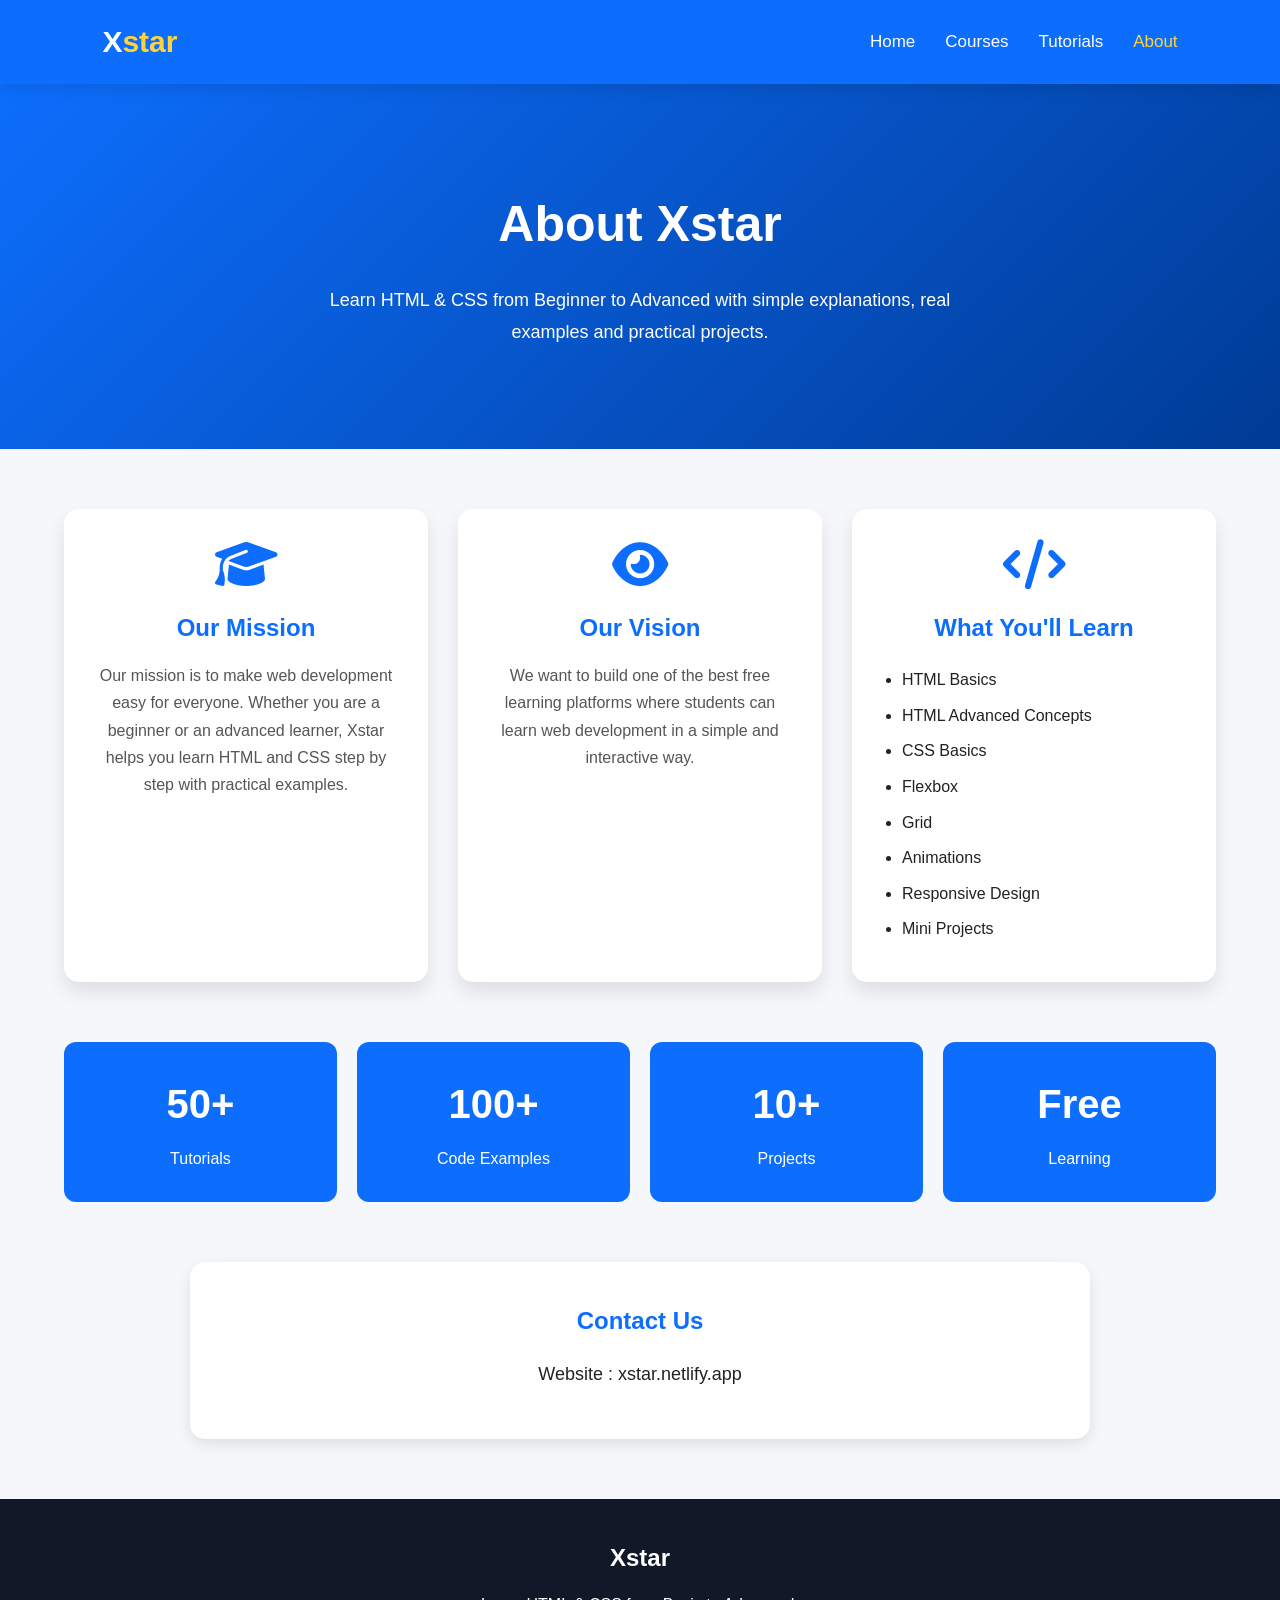
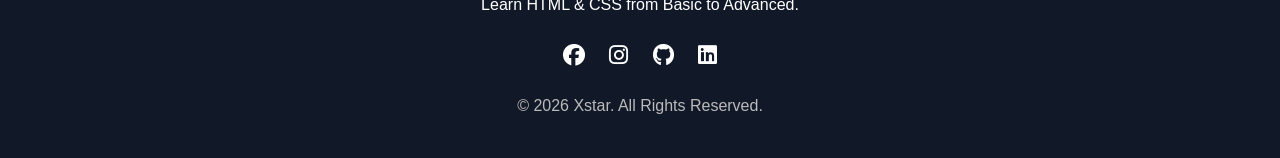
<file: estrogen-website/about.html>
<!DOCTYPE html>
<html lang="en">
<head>
<meta charset="UTF-8">
<meta name="viewport" content="width=device-width, initial-scale=1.0">

<title>About | Xstar</title>

<link rel="stylesheet" href="about.css">
<link rel="stylesheet" href="style.css">


<link rel="stylesheet"
href="https://cdnjs.cloudflare.com/ajax/libs/font-awesome/6.6.0/css/all.min.css">

</head>
<body>

<header>

<div class="logo">X<span>star</span></div>

<nav>

<ul id="menu">

<li><a href="index.html">Home</a></li>

<li><a href="courses.html">Courses</a></li>

<li><a href="tutorial.html">Tutorials</a></li>

<li><a href="about.html" class="active">About</a></li>

</ul>

</nav>

<div class="menu-btn" id="menuBtn">
<i class="fa-solid fa-bars"></i>
</div>

</header>

<section class="about-hero">

<h1>About Xstar</h1>

<p>
Learn HTML & CSS from Beginner to Advanced with simple explanations,
real examples and practical projects.
</p>

</section>

<section class="about-section">

<div class="about-card">

<i class="fa-solid fa-graduation-cap"></i>

<h2>Our Mission</h2>

<p>
Our mission is to make web development easy for everyone. Whether you
are a beginner or an advanced learner, Xstar helps you learn HTML and
CSS step by step with practical examples.
</p>

</div>

<div class="about-card">

<i class="fa-solid fa-eye"></i>

<h2>Our Vision</h2>

<p>
We want to build one of the best free learning platforms where students
can learn web development in a simple and interactive way.
</p>

</div>

<div class="about-card">

<i class="fa-solid fa-code"></i>

<h2>What You'll Learn</h2>

<ul>

<li>HTML Basics</li>

<li>HTML Advanced Concepts</li>

<li>CSS Basics</li>

<li>Flexbox</li>

<li>Grid</li>

<li>Animations</li>

<li>Responsive Design</li>

<li>Mini Projects</li>

</ul>

</div>

</section>

<section class="stats">

<div class="stat-box">

<h2>50+</h2>

<p>Tutorials</p>

</div>

<div class="stat-box">

<h2>100+</h2>

<p>Code Examples</p>

</div>

<div class="stat-box">

<h2>10+</h2>

<p>Projects</p>

</div>

<div class="stat-box">

<h2>Free</h2>

<p>Learning</p>

</div>

</section>

<section class="contact">

<h2>Contact Us</h2>

<p>Website : xstar.netlify.app</p>

</section>

<footer>

<h2>Xstar</h2>

<p>
Learn HTML & CSS from Basic to Advanced.
</p>

<div class="social">

<a href="#"><i class="fab fa-facebook"></i></a>

<a href="#"><i class="fab fa-instagram"></i></a>

<a href="#"><i class="fab fa-github"></i></a>

<a href="#"><i class="fab fa-linkedin"></i></a>

</div>

<p class="copy">
© 2026 Xstar. All Rights Reserved.
</p>

</footer>

<script>
    // Highlight active page
document.addEventListener("DOMContentLoaded", () => {
    console.log("Welcome to Xstar About Page!");
});

// Simple scroll animation
const cards = document.querySelectorAll(".about-card");

const observer = new IntersectionObserver((entries) => {
    entries.forEach((entry) => {
        if (entry.isIntersecting) {
            entry.target.style.opacity = "1";
            entry.target.style.transform = "translateY(0)";
        }
    });
});

cards.forEach((card) => {
    card.style.opacity = "0";
    card.style.transform = "translateY(40px)";
    card.style.transition = "0.6s ease";
    observer.observe(card);
});
</script>

</body>
</html>
</file>
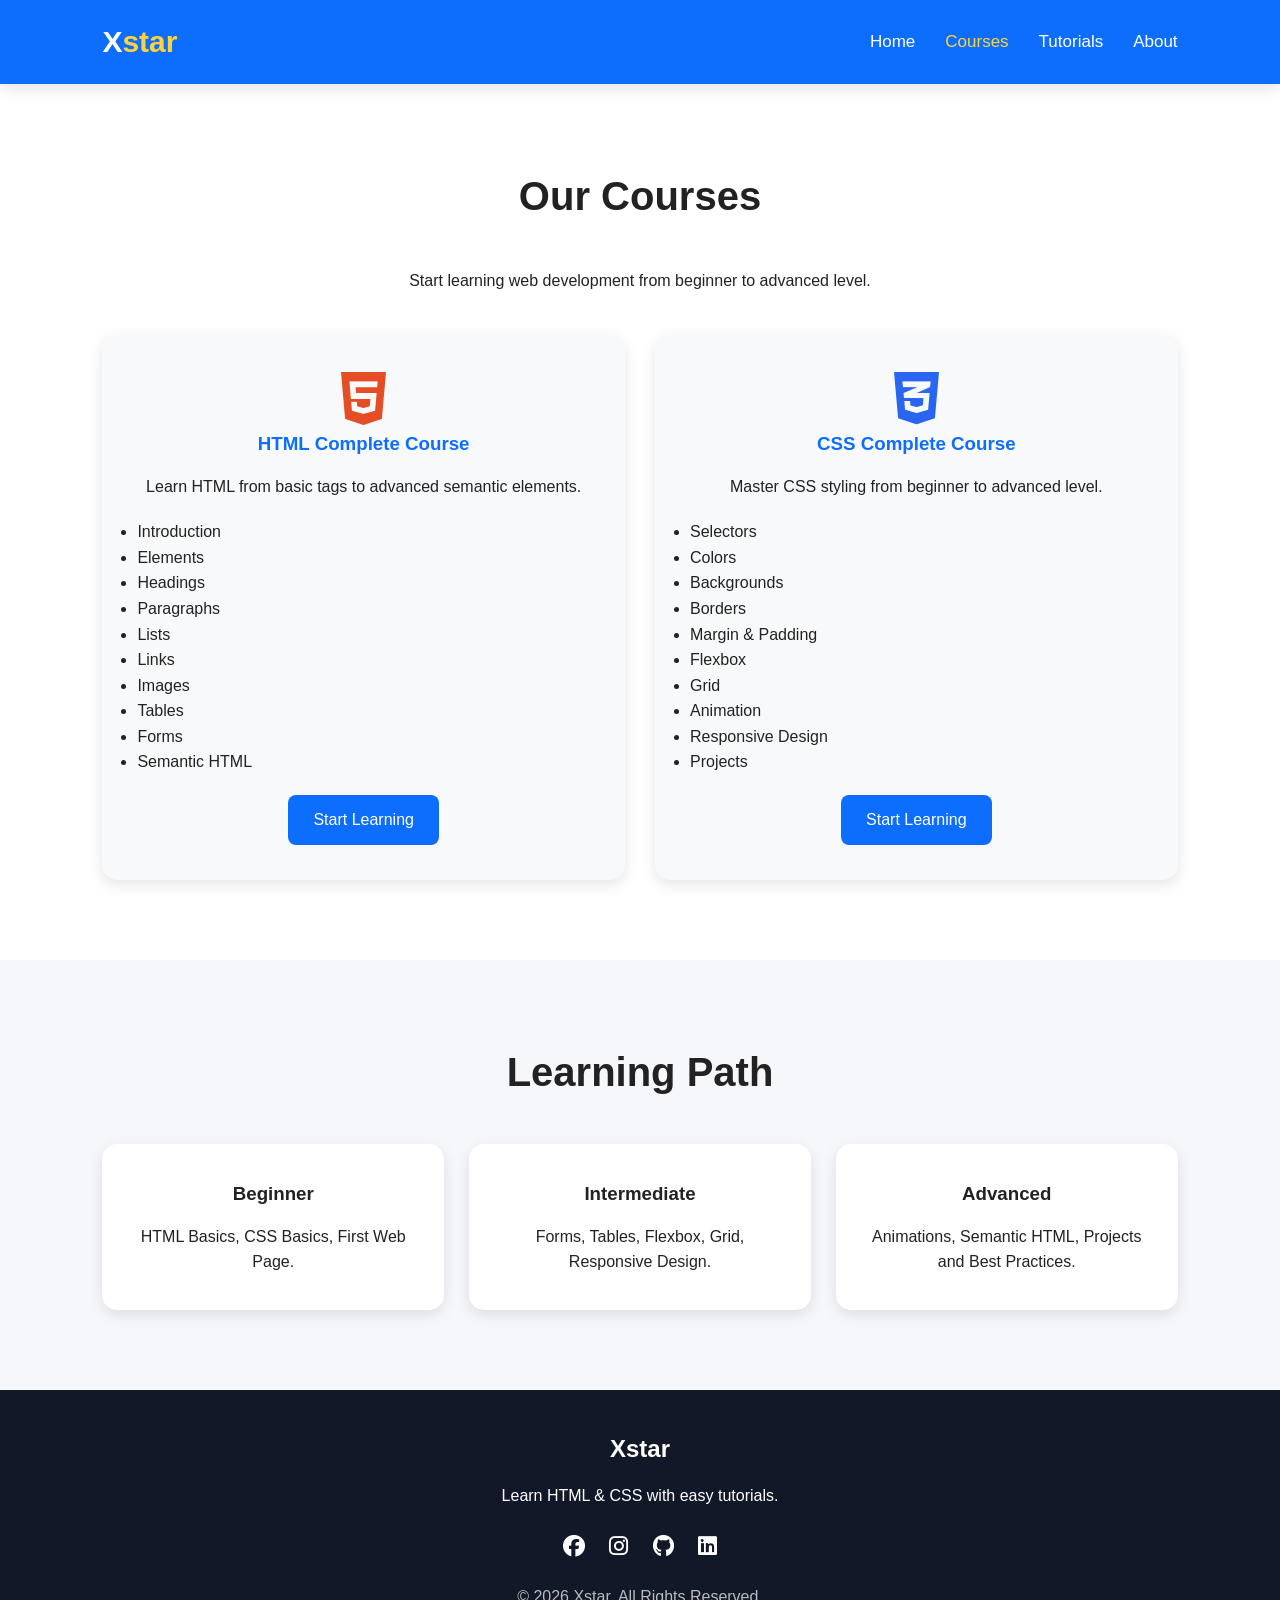
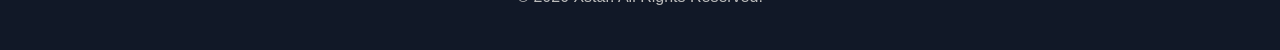
<file: estrogen-website/courses.html>
<!DOCTYPE html>
<html lang="en">
<head>
    <meta charset="UTF-8">
    <meta name="viewport" content="width=device-width, initial-scale=1.0">
    <title>Xstar | Courses</title>

    <link rel="stylesheet" href="style.css">

    <link rel="stylesheet"
    href="https://cdnjs.cloudflare.com/ajax/libs/font-awesome/6.6.0/css/all.min.css">

</head>
<body>

<header>

    <div class="logo">X<span>star</span></div>

    <nav>

        <ul id="menu">
            <li><a href="index.html">Home</a></li>
            <li><a href="courses.html" class="active">Courses</a></li>
            <li><a href="tutorial.html">Tutorials</a></li>
            <li><a href="about.html">About</a></li>
        </ul>

    </nav>

    <div class="menu-btn" id="menuBtn">
        <i class="fa-solid fa-bars"></i>
    </div>

</header>

<section class="courses">

    <h2>Our Courses</h2>

    <p style="margin-bottom:40px;">
        Start learning web development from beginner to advanced level.
    </p>

    <div class="course-container">

        <div class="course-card">

            <i class="fa-brands fa-html5" style="font-size:60px;color:#e44d26;"></i>

            <h3>HTML Complete Course</h3>

            <p>
                Learn HTML from basic tags to advanced semantic elements.
            </p>

            <ul style="text-align:left;margin-top:20px;">
                <li>Introduction</li>
                <li>Elements</li>
                <li>Headings</li>
                <li>Paragraphs</li>
                <li>Lists</li>
                <li>Links</li>
                <li>Images</li>
                <li>Tables</li>
                <li>Forms</li>
                <li>Semantic HTML</li>
            </ul>

            <a href="tutorials.html" class="course-btn">
                Start Learning
            </a>

        </div>

        <div class="course-card">

            <i class="fa-brands fa-css3-alt" style="font-size:60px;color:#2965f1;"></i>

            <h3>CSS Complete Course</h3>

            <p>
                Master CSS styling from beginner to advanced level.
            </p>

            <ul style="text-align:left;margin-top:20px;">
                <li>Selectors</li>
                <li>Colors</li>
                <li>Backgrounds</li>
                <li>Borders</li>
                <li>Margin & Padding</li>
                <li>Flexbox</li>
                <li>Grid</li>
                <li>Animation</li>
                <li>Responsive Design</li>
                <li>Projects</li>
            </ul>

            <a href="tutorials.html" class="course-btn">
                Start Learning
            </a>

        </div>

    </div>

</section>

<section class="features">

<h2>Learning Path</h2>

<div class="feature-container">

<div class="card">

<h3>Beginner</h3>

<p>
HTML Basics, CSS Basics, First Web Page.
</p>

</div>

<div class="card">

<h3>Intermediate</h3>

<p>
Forms, Tables, Flexbox, Grid, Responsive Design.
</p>

</div>

<div class="card">

<h3>Advanced</h3>

<p>
Animations, Semantic HTML, Projects and Best Practices.
</p>

</div>

</div>

</section>

<footer>

<h2>Xstar</h2>

<p>
Learn HTML & CSS with easy tutorials.
</p>

<div class="social">

<a href="#"><i class="fab fa-facebook"></i></a>

<a href="#"><i class="fab fa-instagram"></i></a>

<a href="#"><i class="fab fa-github"></i></a>

<a href="#"><i class="fab fa-linkedin"></i></a>

</div>

<p class="copy">
© 2026 Xstar. All Rights Reserved.
</p>

</footer>

<script src="script.js"></script>

</body>
</html>
</file>
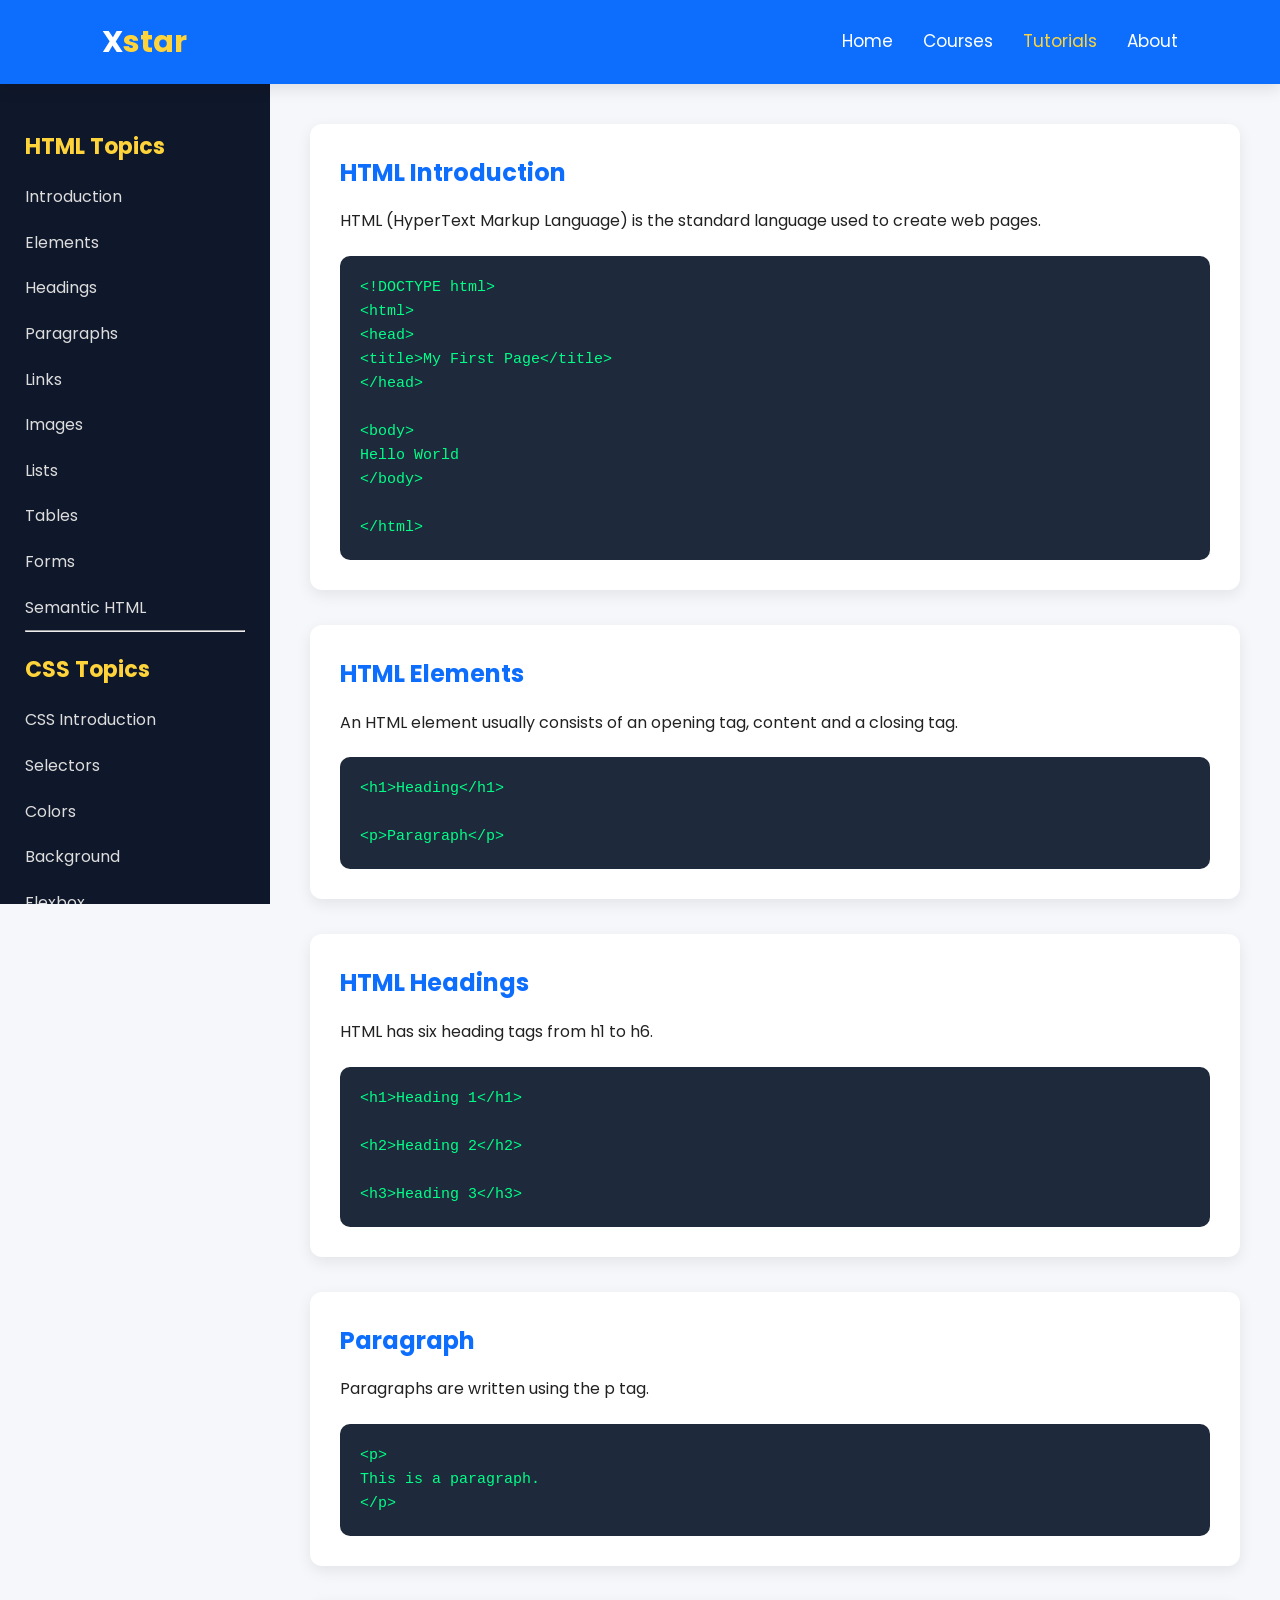
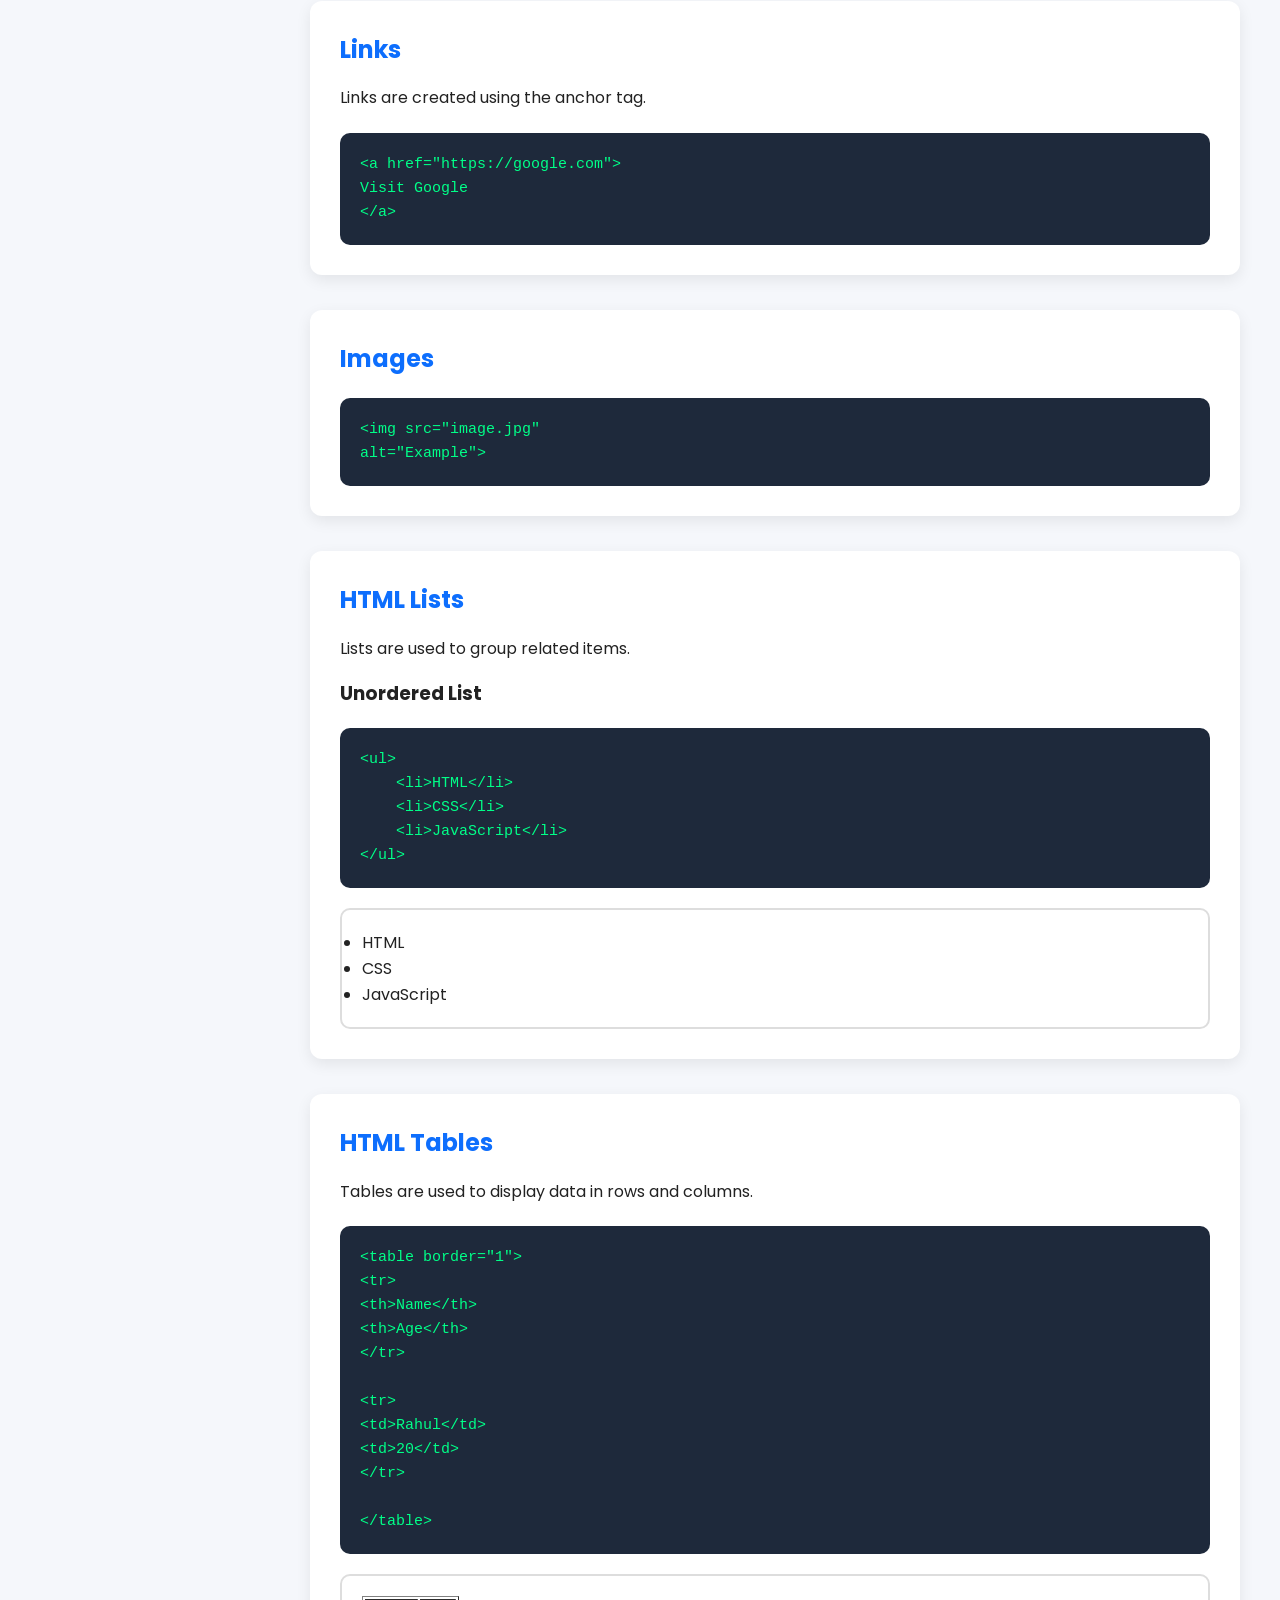
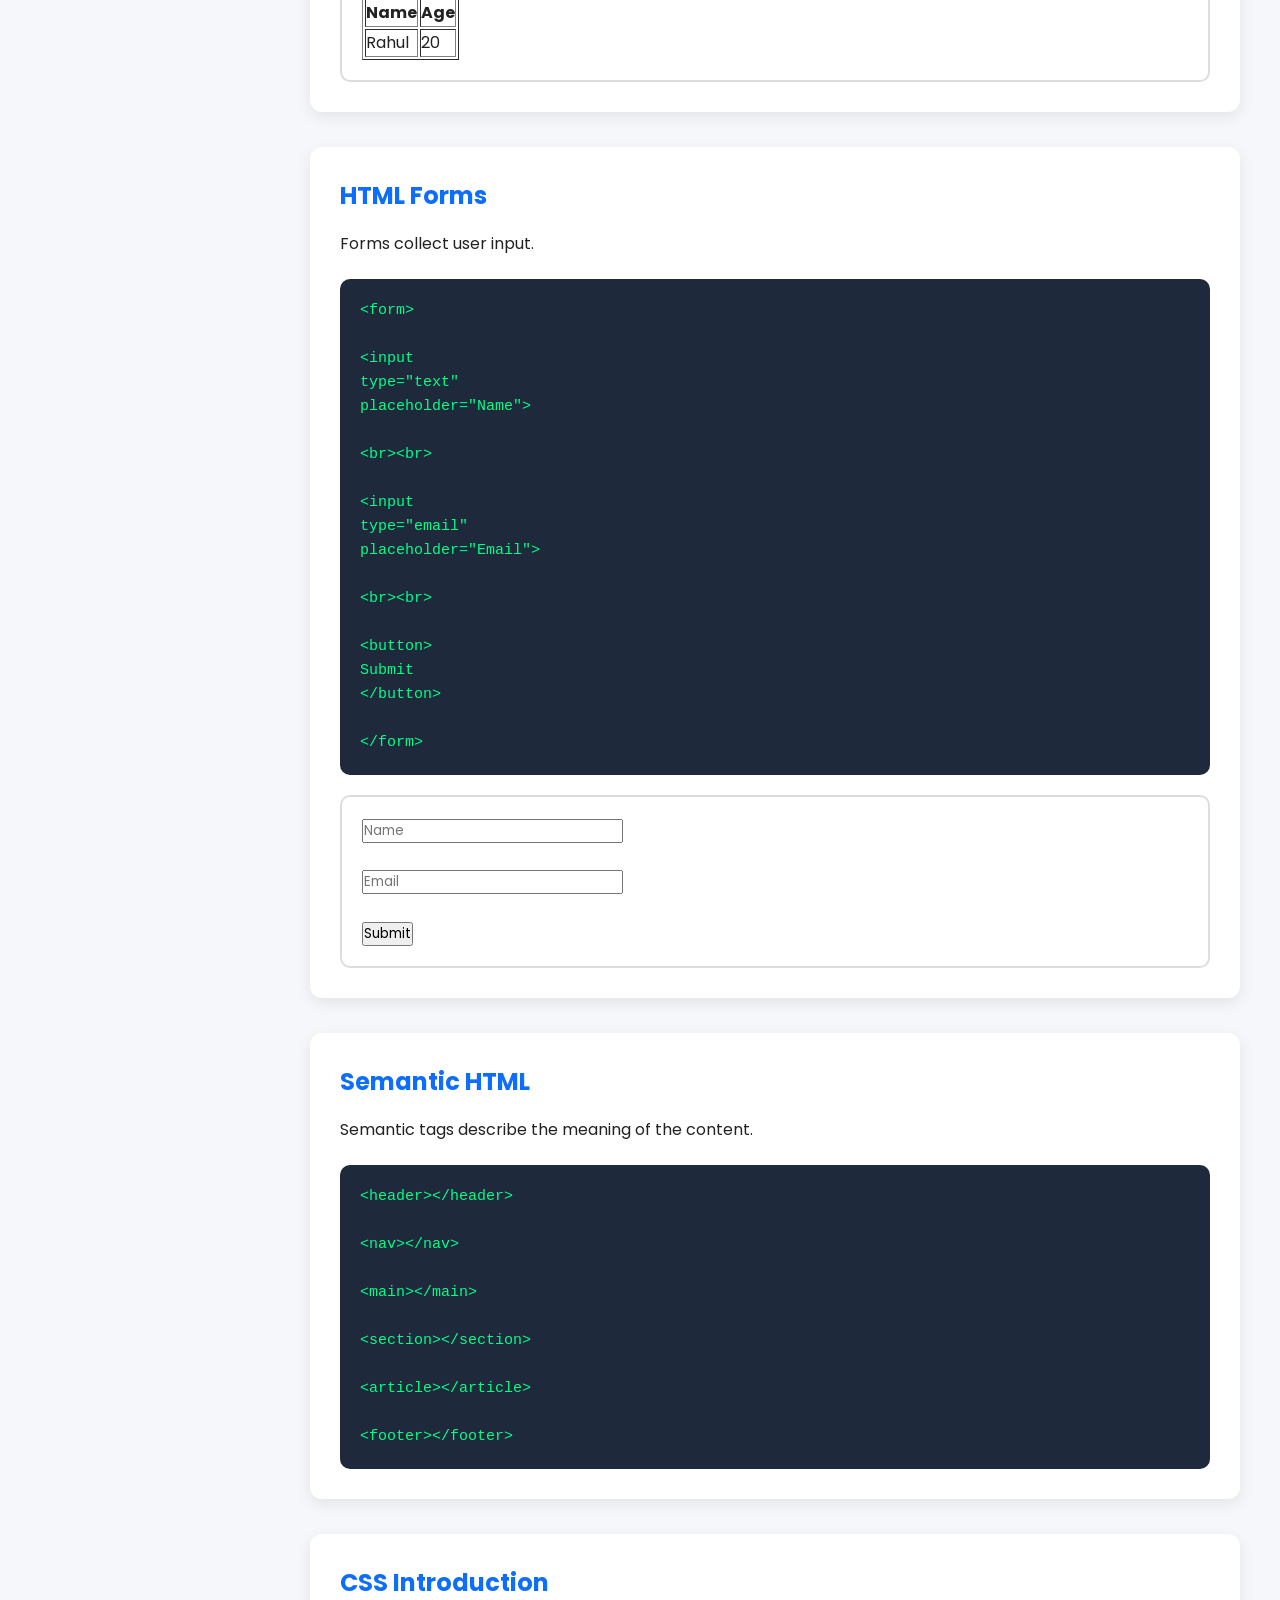
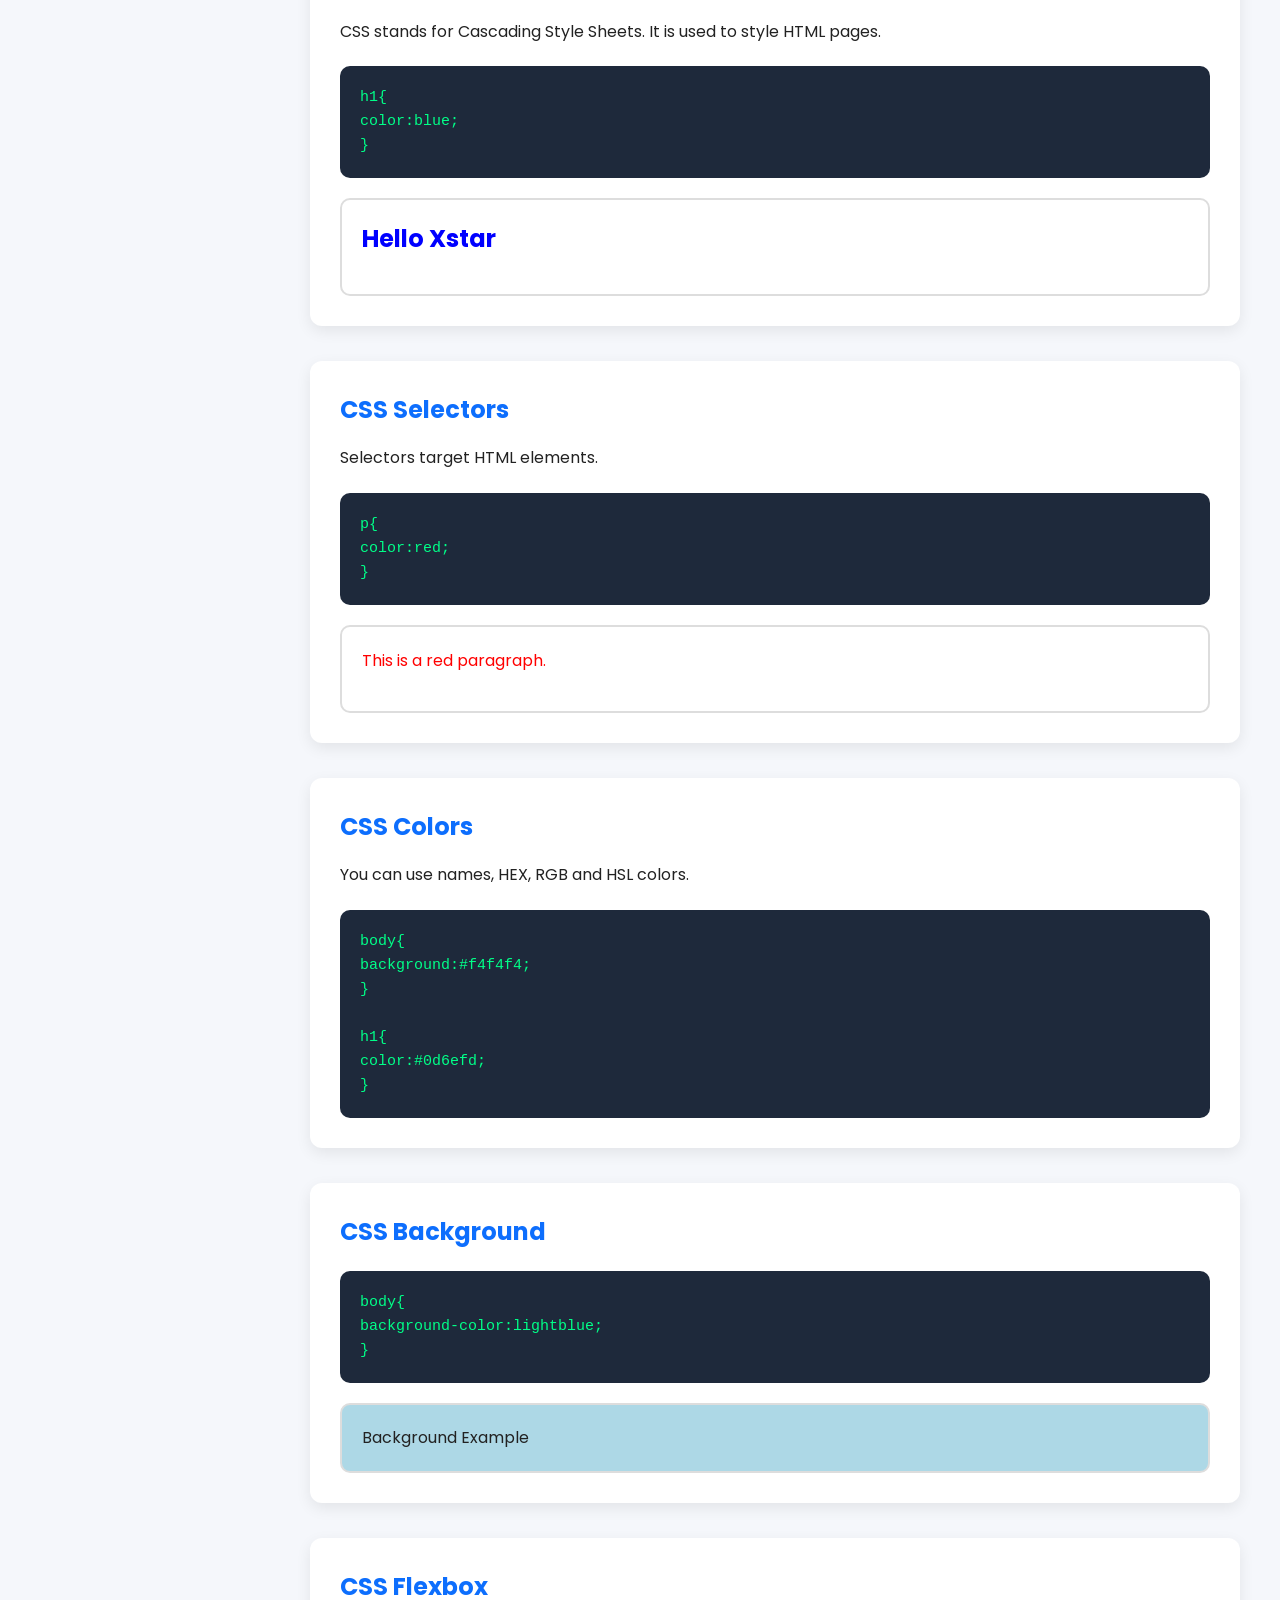
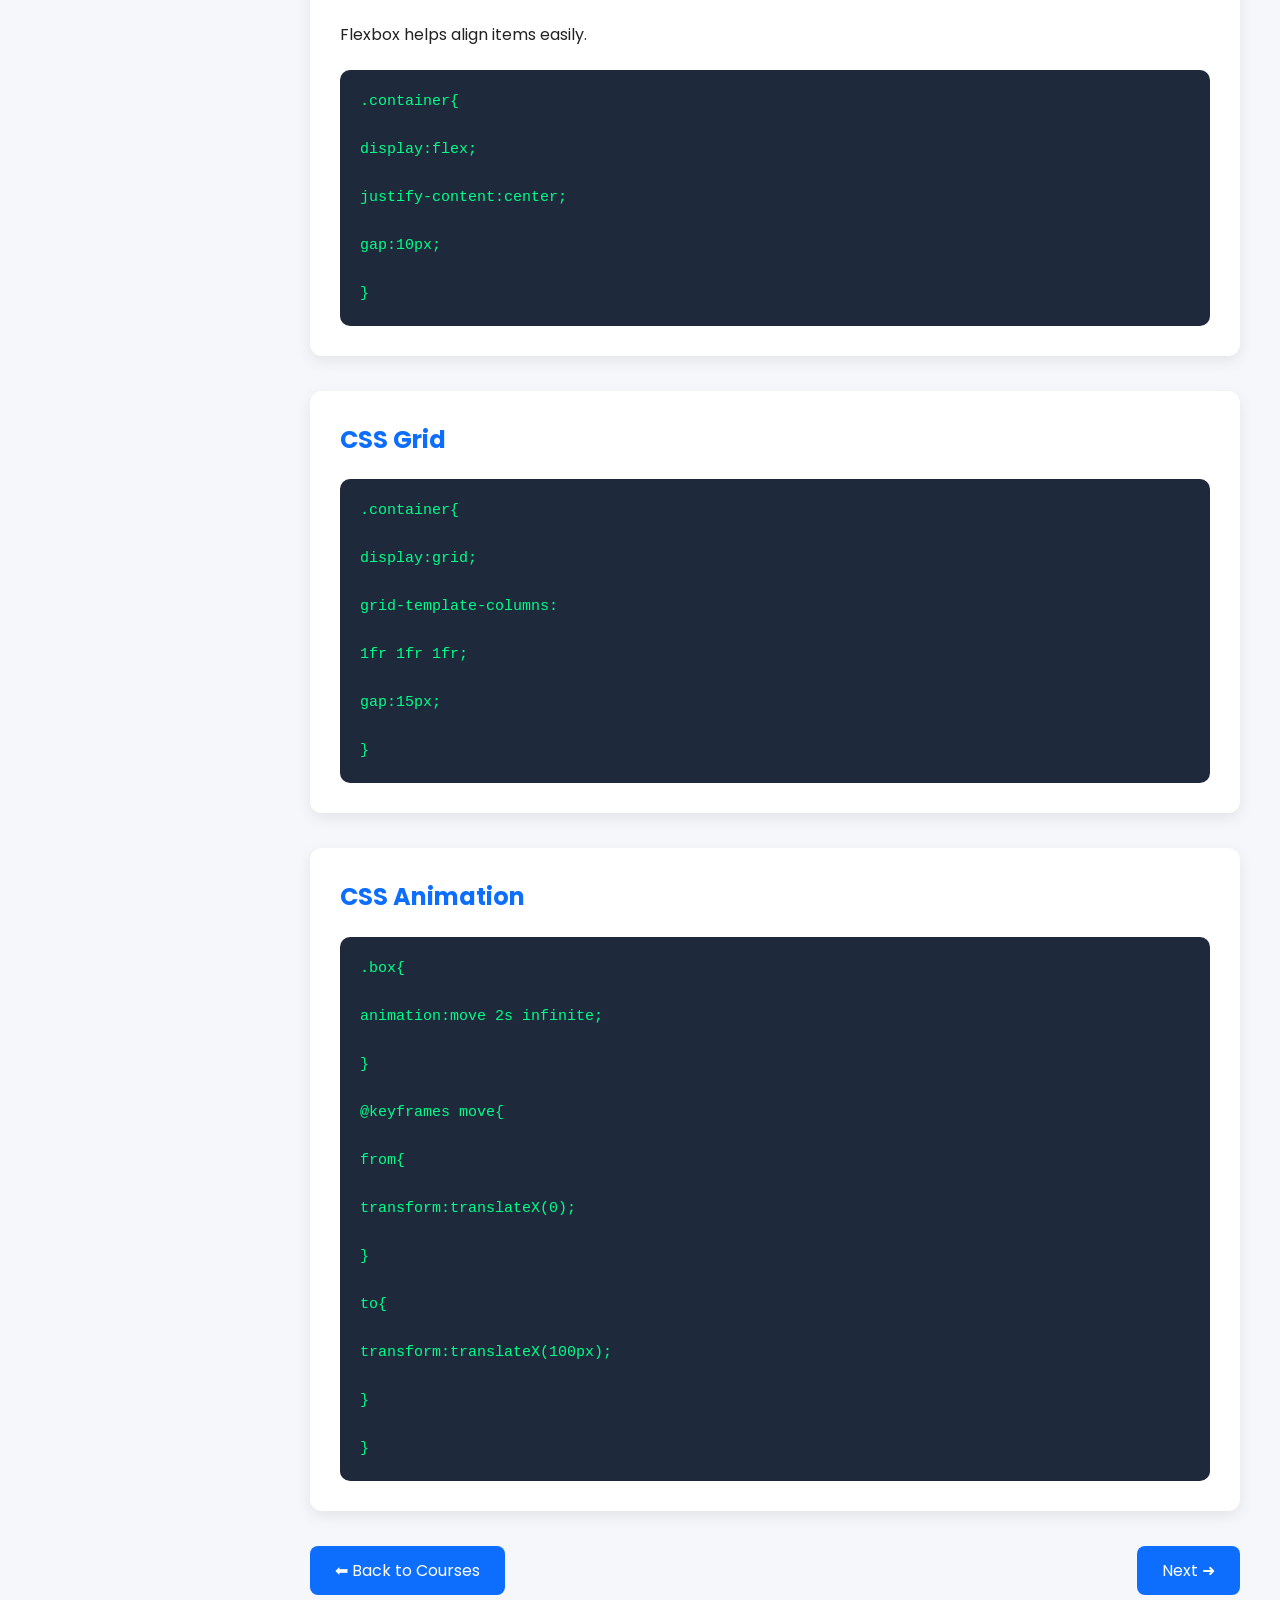
<file: estrogen-website/tutorials.html>
<!DOCTYPE html>
<html lang="en">
<head>
<meta charset="UTF-8">
<meta name="viewport" content="width=device-width, initial-scale=1.0">
<title>Xstar | Tutorials</title>

<link rel="stylesheet" href="tutorial.css">
<link rel="stylesheet" href="style.css">

<link rel="stylesheet"
href="https://cdnjs.cloudflare.com/ajax/libs/font-awesome/6.6.0/css/all.min.css">

</head>
<body>

<header>

<div class="logo">X<span>star</span></div>

<nav>

<ul id="menu">
<li><a href="index.html">Home</a></li>
<li><a href="courses.html">Courses</a></li>
<li><a href="tutorial.html" class="active">Tutorials</a></li>
<li><a href="about.html">About</a></li>
</ul>

</nav>

<div class="menu-btn" id="menuBtn">
<i class="fa-solid fa-bars"></i>
</div>

</header>

<div class="tutorial-layout">

<!-- Sidebar -->

<aside class="sidebar">

<h2>HTML Topics</h2>

<a href="#intro">Introduction</a>

<a href="#elements">Elements</a>

<a href="#headings">Headings</a>

<a href="#paragraph">Paragraphs</a>

<a href="#links">Links</a>

<a href="#images">Images</a>

<a href="#lists">Lists</a>

<a href="#tables">Tables</a>

<a href="#forms">Forms</a>

<a href="#semantic">Semantic HTML</a>

<hr>

<h2>CSS Topics</h2>

<a href="#cssintro">CSS Introduction</a>

<a href="#selectors">Selectors</a>

<a href="#colors">Colors</a>

<a href="#background">Background</a>

<a href="#flexbox">Flexbox</a>

<a href="#grid">Grid</a>

<a href="#animation">Animation</a>

</aside>

<!-- Main Content -->

<main class="content">

<section id="intro">

<h1>HTML Introduction</h1>

<p>

HTML (HyperText Markup Language) is the standard language used to create web pages.

</p>

<div class="code-box">

<pre>
&lt;!DOCTYPE html&gt;
&lt;html&gt;
&lt;head&gt;
&lt;title&gt;My First Page&lt;/title&gt;
&lt;/head&gt;

&lt;body&gt;
Hello World
&lt;/body&gt;

&lt;/html&gt;
</pre>

</div>

</section>

<section id="elements">

<h2>HTML Elements</h2>

<p>

An HTML element usually consists of an opening tag, content and a closing tag.

</p>

<div class="code-box">

<pre>
&lt;h1&gt;Heading&lt;/h1&gt;

&lt;p&gt;Paragraph&lt;/p&gt;
</pre>

</div>

</section>

<section id="headings">

<h2>HTML Headings</h2>

<p>

HTML has six heading tags from h1 to h6.

</p>

<div class="code-box">

<pre>
&lt;h1&gt;Heading 1&lt;/h1&gt;

&lt;h2&gt;Heading 2&lt;/h2&gt;

&lt;h3&gt;Heading 3&lt;/h3&gt;
</pre>

</div>

</section>

<section id="paragraph">

<h2>Paragraph</h2>

<p>

Paragraphs are written using the p tag.

</p>

<div class="code-box">

<pre>
&lt;p&gt;
This is a paragraph.
&lt;/p&gt;
</pre>

</div>

</section>

<section id="links">

<h2>Links</h2>

<p>

Links are created using the anchor tag.

</p>

<div class="code-box">

<pre>
&lt;a href="https://google.com"&gt;
Visit Google
&lt;/a&gt;
</pre>

</div>

</section>

<section id="images">

<h2>Images</h2>

<div class="code-box">

<pre>
&lt;img src="image.jpg"
alt="Example"&gt;
</pre>

</div>

</section>

<!-- ================= HTML Lists ================= -->

<section id="lists">

<h2>HTML Lists</h2>

<p>Lists are used to group related items.</p>

<h3>Unordered List</h3>

<div class="code-box">
<pre>
&lt;ul&gt;
    &lt;li&gt;HTML&lt;/li&gt;
    &lt;li&gt;CSS&lt;/li&gt;
    &lt;li&gt;JavaScript&lt;/li&gt;
&lt;/ul&gt;
</pre>
</div>

<div class="output-box">
<ul>
<li>HTML</li>
<li>CSS</li>
<li>JavaScript</li>
</ul>
</div>

</section>

<!-- ================= HTML Tables ================= -->

<section id="tables">

<h2>HTML Tables</h2>

<p>Tables are used to display data in rows and columns.</p>

<div class="code-box">
<pre>
&lt;table border="1"&gt;
&lt;tr&gt;
&lt;th&gt;Name&lt;/th&gt;
&lt;th&gt;Age&lt;/th&gt;
&lt;/tr&gt;

&lt;tr&gt;
&lt;td&gt;Rahul&lt;/td&gt;
&lt;td&gt;20&lt;/td&gt;
&lt;/tr&gt;

&lt;/table&gt;
</pre>
</div>

<div class="output-box">

<table border="1" cellpadding="10">

<tr>
<th>Name</th>
<th>Age</th>
</tr>

<tr>
<td>Rahul</td>
<td>20</td>
</tr>

</table>

</div>

</section>

<!-- ================= HTML Forms ================= -->

<section id="forms">

<h2>HTML Forms</h2>

<p>Forms collect user input.</p>

<div class="code-box">
<pre>
&lt;form&gt;

&lt;input
type="text"
placeholder="Name"&gt;

&lt;br&gt;&lt;br&gt;

&lt;input
type="email"
placeholder="Email"&gt;

&lt;br&gt;&lt;br&gt;

&lt;button&gt;
Submit
&lt;/button&gt;

&lt;/form&gt;
</pre>
</div>

<div class="output-box">

<form>

<input
type="text"
placeholder="Name">

<br><br>

<input
type="email"
placeholder="Email">

<br><br>

<button>Submit</button>

</form>

</div>

</section>

<!-- ================= Semantic HTML ================= -->

<section id="semantic">

<h2>Semantic HTML</h2>

<p>
Semantic tags describe the meaning of the content.
</p>

<div class="code-box">
<pre>
&lt;header&gt;&lt;/header&gt;

&lt;nav&gt;&lt;/nav&gt;

&lt;main&gt;&lt;/main&gt;

&lt;section&gt;&lt;/section&gt;

&lt;article&gt;&lt;/article&gt;

&lt;footer&gt;&lt;/footer&gt;
</pre>
</div>

</section>

<!-- ================= CSS Introduction ================= -->

<section id="cssintro">

<h1>CSS Introduction</h1>

<p>
CSS stands for Cascading Style Sheets.
It is used to style HTML pages.
</p>

<div class="code-box">
<pre>
h1{
color:blue;
}
</pre>
</div>

<div class="output-box">
<h1 style="color:blue;">Hello Xstar</h1>
</div>

</section>

<!-- ================= CSS Selectors ================= -->

<section id="selectors">

<h2>CSS Selectors</h2>

<p>
Selectors target HTML elements.
</p>

<div class="code-box">
<pre>
p{
color:red;
}
</pre>
</div>

<div class="output-box">
<p style="color:red;">
This is a red paragraph.
</p>
</div>

</section>

<!-- ================= CSS Colors ================= -->

<section id="colors">

<h2>CSS Colors</h2>

<p>
You can use names, HEX, RGB and HSL colors.
</p>

<div class="code-box">
<pre>
body{
background:#f4f4f4;
}

h1{
color:#0d6efd;
}
</pre>
</div>

</section>

<!-- ================= CSS Background ================= -->

<section id="background">

<h2>CSS Background</h2>

<div class="code-box">
<pre>
body{
background-color:lightblue;
}
</pre>
</div>

<div class="output-box"
style="background:lightblue;padding:20px;">
Background Example
</div>

</section>

<!-- ================= Flexbox ================= -->

<section id="flexbox">

<h2>CSS Flexbox</h2>

<p>
Flexbox helps align items easily.
</p>

<div class="code-box">
<pre>
.container{

display:flex;

justify-content:center;

gap:10px;

}
</pre>
</div>

</section>

<!-- ================= Grid ================= -->

<section id="grid">

<h2>CSS Grid</h2>

<div class="code-box">
<pre>
.container{

display:grid;

grid-template-columns:

1fr 1fr 1fr;

gap:15px;

}
</pre>
</div>

</section>

<!-- ================= Animation ================= -->

<section id="animation">

<h2>CSS Animation</h2>

<div class="code-box">
<pre>
.box{

animation:move 2s infinite;

}

@keyframes move{

from{

transform:translateX(0);

}

to{

transform:translateX(100px);

}

}
</pre>
</div>

</section>

<!-- ================= Navigation ================= -->

<div class="lesson-buttons">

<a href="courses.html">⬅ Back to Courses</a>

<a href="about.html">Next ➜</a>

</div>
</main>

</div>

<script src="script.js"></script>

</body>
</html>
</file>
<file: estrogen-website/about.css>
/* ===========================
   About Page CSS
=========================== */

*{
    margin:0;
    padding:0;
    box-sizing:border-box;
    font-family:'Poppins',sans-serif;
}

body{
    background:#f5f7fb;
    color:#333;
}

/* Hero Section */

.about-hero{
    background:linear-gradient(135deg,#0d6efd,#003b95);
    color:white;
    text-align:center;
    padding:100px 20px;
}

.about-hero h1{
    font-size:50px;
    margin-bottom:20px;
}

.about-hero p{
    max-width:700px;
    margin:auto;
    font-size:18px;
    line-height:1.8;
}

/* About Cards */

.about-section{
    width:90%;
    max-width:1200px;
    margin:60px auto;
    display:grid;
    grid-template-columns:repeat(auto-fit,minmax(280px,1fr));
    gap:30px;
}

.about-card{
    background:#fff;
    border-radius:15px;
    padding:30px;
    text-align:center;
    box-shadow:0 10px 20px rgba(0,0,0,.1);
    transition:.3s;
}

.about-card:hover{
    transform:translateY(-10px);
}

.about-card i{
    font-size:50px;
    color:#0d6efd;
    margin-bottom:20px;
}

.about-card h2{
    margin-bottom:15px;
    color:#0d6efd;
}

.about-card p{
    color:#555;
    line-height:1.7;
}

.about-card ul{
    text-align:left;
    margin-top:20px;
    padding-left:20px;
}

.about-card ul li{
    margin:10px 0;
}

/* Stats */

.stats{
    width:90%;
    max-width:1200px;
    margin:60px auto;
    display:grid;
    grid-template-columns:repeat(auto-fit,minmax(200px,1fr));
    gap:20px;
}

.stat-box{
    background:#0d6efd;
    color:white;
    text-align:center;
    padding:30px;
    border-radius:12px;
}

.stat-box h2{
    font-size:40px;
}

.stat-box p{
    margin-top:10px;
}

/* Contact */

.contact{
    background:#fff;
    width:90%;
    max-width:900px;
    margin:60px auto;
    padding:40px;
    border-radius:15px;
    text-align:center;
    box-shadow:0 5px 15px rgba(0,0,0,.1);
}

.contact h2{
    color:#0d6efd;
    margin-bottom:20px;
}

.contact p{
    margin:10px 0;
    font-size:18px;
}

/* Footer */

footer{
    background:#111827;
    color:white;
    text-align:center;
    padding:40px 20px;
}

footer h2{
    margin-bottom:15px;
}

.social{
    margin:20px 0;
}

.social a{
    color:white;
    font-size:22px;
    margin:0 10px;
    transition:.3s;
}

.social a:hover{
    color:#ffd43b;
}

.copy{
    margin-top:20px;
    color:#bbb;
}

/* Responsive */

@media(max-width:768px){

.about-hero h1{
    font-size:35px;
}

.about-hero p{
    font-size:16px;
}

.contact{
    padding:25px;
}

}
</file>
<file: estrogen-website/style.css>
/* =========================
   Google Font
========================= */
*{
    margin:0;
    padding:0;
    box-sizing:border-box;
    font-family:'Poppins',sans-serif;
    scroll-behavior:smooth;
}

body{
    background:#f5f7fb;
    color:#222;
    line-height:1.6;
}

/* =========================
   Navbar
========================= */

header{
    width:100%;
    display:flex;
    justify-content:space-between;
    align-items:center;
    padding:18px 8%;
    background:#0d6efd;
    position:sticky;
    top:0;
    z-index:1000;
    box-shadow:0 5px 15px rgba(0,0,0,.1);
}

.logo{
    color:#fff;
    font-size:30px;
    font-weight:700;
}

.logo span{
    color:#ffd43b;
}

nav ul{
    display:flex;
    list-style:none;
}

nav ul li{
    margin-left:30px;
}

nav ul li a{
    color:white;
    text-decoration:none;
    font-size:17px;
    transition:.3s;
}

nav ul li a:hover,
nav ul li a.active{
    color:#ffd43b;
}

.menu-btn{
    display:none;
    color:white;
    font-size:28px;
    cursor:pointer;
}

/* =========================
Hero
========================= */

.hero{
    display:flex;
    justify-content:space-between;
    align-items:center;
    padding:80px 8%;
    gap:50px;
}

.hero-text{
    flex:1;
}

.hero-text h1{
    font-size:55px;
    color:#0d6efd;
    margin-bottom:20px;
}

.hero-text p{
    font-size:18px;
    color:#555;
    margin-bottom:30px;
}

.btn{
    display:inline-block;
    background:#0d6efd;
    color:white;
    text-decoration:none;
    padding:14px 32px;
    border-radius:8px;
    transition:.3s;
}

.btn:hover{
    background:#084db8;
}

.hero-image{
    flex:1;
}

.hero-image img{
    width:100%;
    border-radius:20px;
    box-shadow:0 10px 25px rgba(0,0,0,.2);
}

/* =========================
Features
========================= */

.features{
    padding:80px 8%;
    text-align:center;
}

.features h2{
    font-size:40px;
    margin-bottom:40px;
}

.feature-container{
    display:grid;
    grid-template-columns:repeat(auto-fit,minmax(250px,1fr));
    gap:25px;
}

.card{
    background:white;
    padding:35px;
    border-radius:15px;
    box-shadow:0 5px 15px rgba(0,0,0,.1);
    transition:.3s;
}

.card:hover{
    transform:translateY(-10px);
}

.card i{
    font-size:45px;
    color:#0d6efd;
    margin-bottom:20px;
}

.card h3{
    margin-bottom:15px;
}

/* =========================
Courses
========================= */

.courses{
    padding:80px 8%;
    background:white;
    text-align:center;
}

.courses h2{
    font-size:40px;
    margin-bottom:40px;
}

.course-container{
    display:grid;
    grid-template-columns:repeat(auto-fit,minmax(300px,1fr));
    gap:30px;
}

.course-card{
    background:#f8f9fa;
    padding:35px;
    border-radius:15px;
    transition:.3s;
    box-shadow:0 5px 15px rgba(0,0,0,.1);
}

.course-card:hover{
    transform:scale(1.05);
}

.course-card h3{
    margin-bottom:15px;
    color:#0d6efd;
}

.course-btn{
    display:inline-block;
    margin-top:20px;
    background:#0d6efd;
    color:white;
    padding:12px 25px;
    border-radius:8px;
    text-decoration:none;
    transition:.3s;
}

.course-btn:hover{
    background:#084db8;
}

/* =========================
CTA
========================= */

.cta{
    padding:80px 8%;
    text-align:center;
    background:linear-gradient(135deg,#0d6efd,#003b95);
    color:white;
}

.cta h2{
    font-size:40px;
    margin-bottom:20px;
}

.cta p{
    margin-bottom:30px;
}

.cta .btn{
    background:white;
    color:#0d6efd;
}

.cta .btn:hover{
    background:#ffd43b;
    color:#222;
}

/* =========================
Footer
========================= */

footer{
    background:#111827;
    color:white;
    text-align:center;
    padding:40px 20px;
}

footer h2{
    margin-bottom:15px;
}

.social{
    margin:20px 0;
}

.social a{
    color:white;
    font-size:22px;
    margin:0 10px;
    transition:.3s;
}

.social a:hover{
    color:#ffd43b;
}

.copy{
    margin-top:20px;
    color:#bbb;
}

/* =========================
Responsive
========================= */

@media(max-width:768px){

.hero{
    flex-direction:column;
    text-align:center;
}

.hero-text h1{
    font-size:38px;
}

.menu-btn{
    display:block;
}

nav{
    position:absolute;
    top:75px;
    left:-100%;
    width:100%;
    background:#0d6efd;
    transition:.4s;
}

nav.active{
    left:0;
}

nav ul{
    flex-direction:column;
}

nav ul li{
    margin:20px 0;
    text-align:center;
}

}
</file>
<file: estrogen-website/tutorial.css>
/* ===========================
   Google Font
=========================== */
@import url('https://fonts.googleapis.com/css2?family=Poppins:wght@300;400;500;600;700&display=swap');

*{
    margin:0;
    padding:0;
    box-sizing:border-box;
    font-family:'Poppins',sans-serif;
}

body{
    background:#f4f7fc;
    color:#333;
}

/* ===========================
   Layout
=========================== */

.tutorial-layout{
    display:flex;
}

/* ===========================
   Sidebar
=========================== */

.sidebar{
    width:270px;
    background:#0f172a;
    color:white;
    padding:25px;
    position:sticky;
    top:80px;
    height:calc(100vh - 80px);
    overflow-y:auto;
}

.sidebar h2{
    margin:20px 0 10px;
    color:#ffd43b;
    font-size:22px;
}

.sidebar a{
    display:block;
    color:#ddd;
    text-decoration:none;
    padding:10px 0;
    transition:.3s;
}

.sidebar a:hover{
    color:#ffd43b;
    padding-left:10px;
}

/* ===========================
   Content
=========================== */

.content{
    flex:1;
    padding:40px;
}

.content section{
    background:white;
    padding:30px;
    border-radius:12px;
    margin-bottom:35px;
    box-shadow:0 5px 15px rgba(0,0,0,.08);
}

.content h1,
.content h2{
    color:#0d6efd;
    margin-bottom:15px;
}

.content p{
    margin-bottom:15px;
    line-height:1.8;
}

/* ===========================
   Code Box
=========================== */

.code-box{
    background:#1e293b;
    color:#00ff88;
    border-radius:10px;
    padding:20px;
    margin-top:20px;
    overflow-x:auto;
}

.code-box pre{
    font-family:Consolas, monospace;
    font-size:15px;
    white-space:pre-wrap;
}

/* ===========================
   Output Box
=========================== */

.output-box{
    margin-top:20px;
    padding:20px;
    border:2px solid #ddd;
    border-radius:10px;
    background:white;
}

/* ===========================
   Buttons
=========================== */

.lesson-buttons{
    display:flex;
    justify-content:space-between;
    margin-top:30px;
}

.lesson-buttons a{
    text-decoration:none;
    background:#0d6efd;
    color:white;
    padding:12px 25px;
    border-radius:8px;
    transition:.3s;
}

.lesson-buttons a:hover{
    background:#084db8;
}

/* ===========================
   Scrollbar
=========================== */

.sidebar::-webkit-scrollbar{
    width:8px;
}

.sidebar::-webkit-scrollbar-thumb{
    background:#0d6efd;
    border-radius:10px;
}

/* ===========================
   Responsive
=========================== */

@media(max-width:900px){

.tutorial-layout{
    flex-direction:column;
}

.sidebar{
    width:100%;
    position:relative;
    top:0;
    height:auto;
}

.content{
    padding:20px;
}

.lesson-buttons{
    flex-direction:column;
    gap:15px;
}

.lesson-buttons a{
    text-align:center;
}

}
</file>
